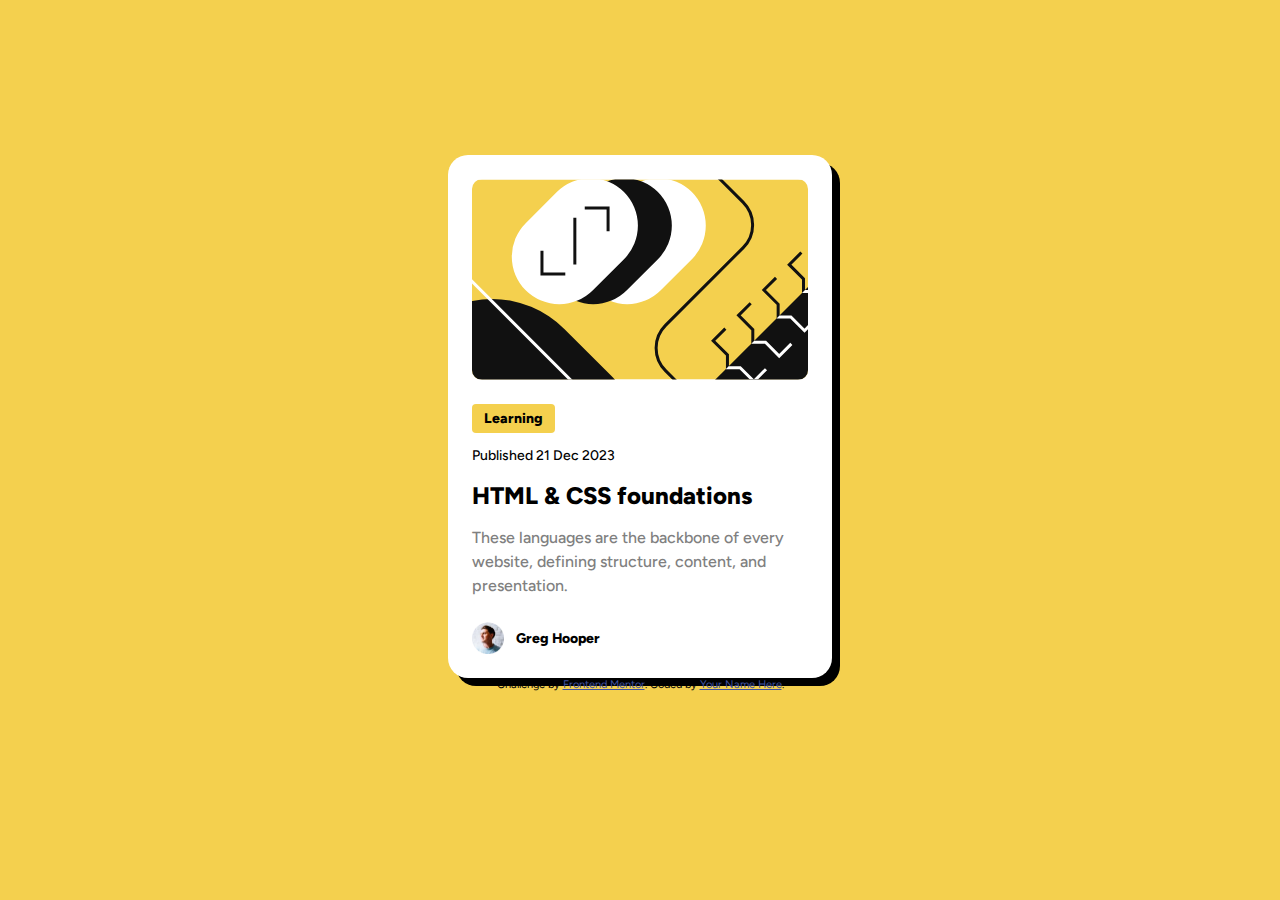
<file: blog-preview-card-main/index.html>
<!DOCTYPE html>
<html lang="en">
  <head>
    <meta charset="UTF-8" />
    <meta name="viewport" content="width=device-width, initial-scale=1.0" />
    <!-- displays site properly based on user's device -->
    <link rel="preconnect" href="https://fonts.googleapis.com">
<link rel="preconnect" href="https://fonts.gstatic.com" crossorigin>
<link href="https://fonts.googleapis.com/css2?family=Figtree:ital,wght@0,300..900;1,300..900&display=swap" rel="stylesheet">
    <link
      rel="icon"
      type="image/png"
      sizes="32x32"
      href="./assets/images/favicon-32x32.png"
    />
    <link rel="stylesheet" href="style.css" />

    <title>Frontend Mentor | Blog preview card</title>
  </head>
  <body>
    <div class="main-container">
      <img class="blog-image" src="./assets/images/illustration-article.svg" alt="blog image">
      <div class="content-container">
        <div class="learning">Learning</div>
      <div class="published"">Published 21 Dec 2023</div>
      <h1 class="heading"> HTML & CSS foundations</h1>
      <p class="description"> These languages are the backbone of every website, defining structure, content, and presentation.
    </p>
      </div>
  <div class="author"> <img class="author-pic" src="./assets/images/image-avatar.webp" alt=""> <h6 class="author-name">Greg Hooper</h6></div>
    </div>

    <div class="attribution">
      Challenge by
      <a href="https://www.frontendmentor.io?ref=challenge" target="_blank"
        >Frontend Mentor</a
      >. Coded by <a href="#">Your Name Here</a>.
    </div>
  </body>
</html>
</file>
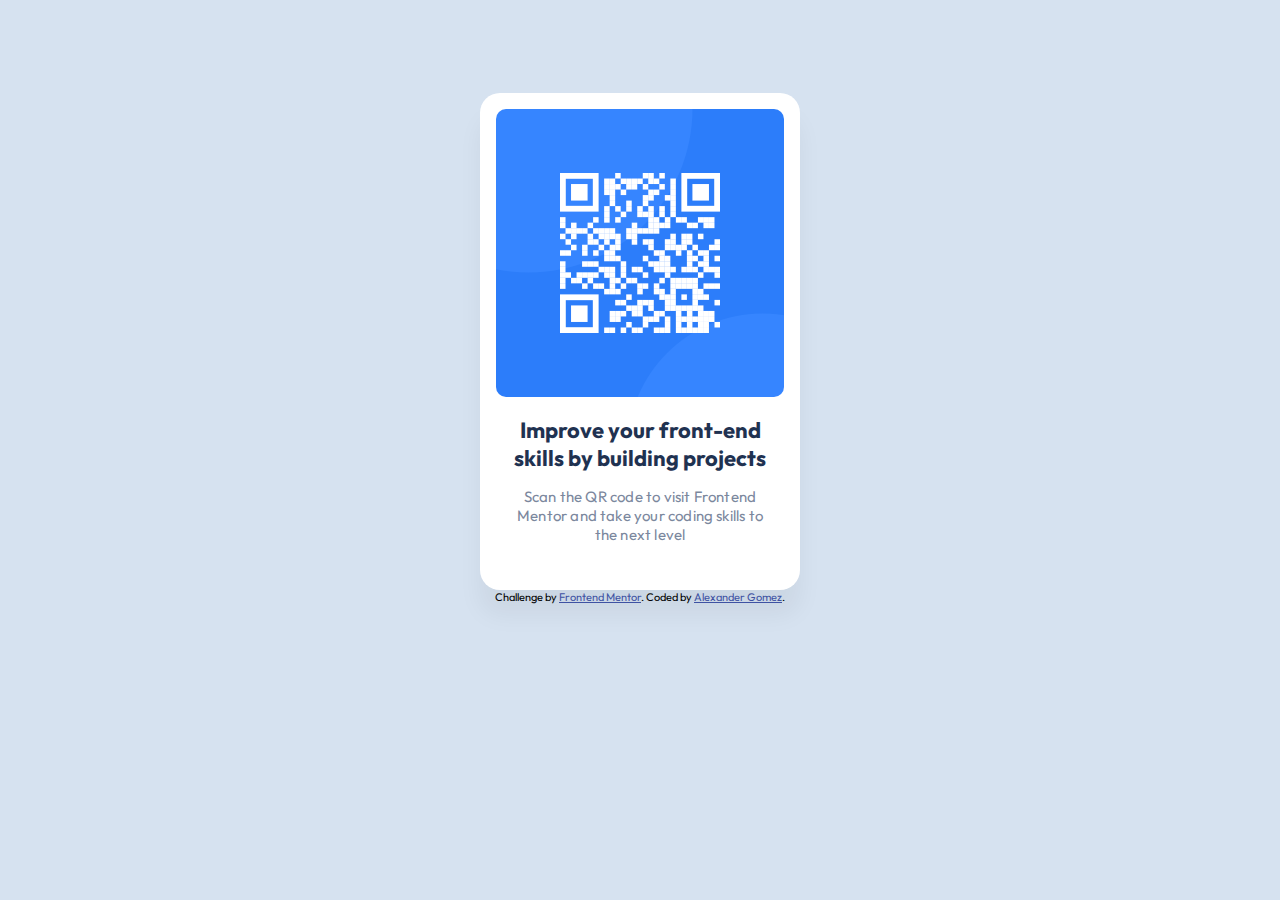
<file: qr-code-component-main/index.html>
<!DOCTYPE html>
<html lang="en">
  <head>
    <meta charset="UTF-8" />
    <meta name="viewport" content="width=device-width, initial-scale=1.0" />
    <!-- displays site properly based on user's device -->
    <link rel="preconnect" href="https://fonts.googleapis.com" />
    <link rel="preconnect" href="https://fonts.gstatic.com" crossorigin />
    <link
      href="https://fonts.googleapis.com/css2?family=Outfit&display=swap"
      rel="stylesheet"
    />
    <link
      rel="icon"
      type="image/png"
      sizes="32x32"
      href="./images/favicon-32x32.png"
    />
    <link rel="stylesheet" href="style.css" />

    <title>Frontend Mentor | QR code component</title>
  </head>
  <body>
    <div class="main-container">
      <img src="./images/image-qr-code.png" alt="qr code to front-end mentor" />
      <div class="text-container">
        <h1>Improve your front-end skills by building projects</h1>
        <p>
          Scan the QR code to visit Frontend Mentor and take your coding skills
          to the next level
        </p>
      </div>
    </div>

    <div class="attribution">
      Challenge by
      <a href="https://www.frontendmentor.io?ref=challenge" target="_blank"
        >Frontend Mentor</a
      >. Coded by <a href="#">Alexander Gomez</a>.
    </div>
  </body>
</html>
</file>
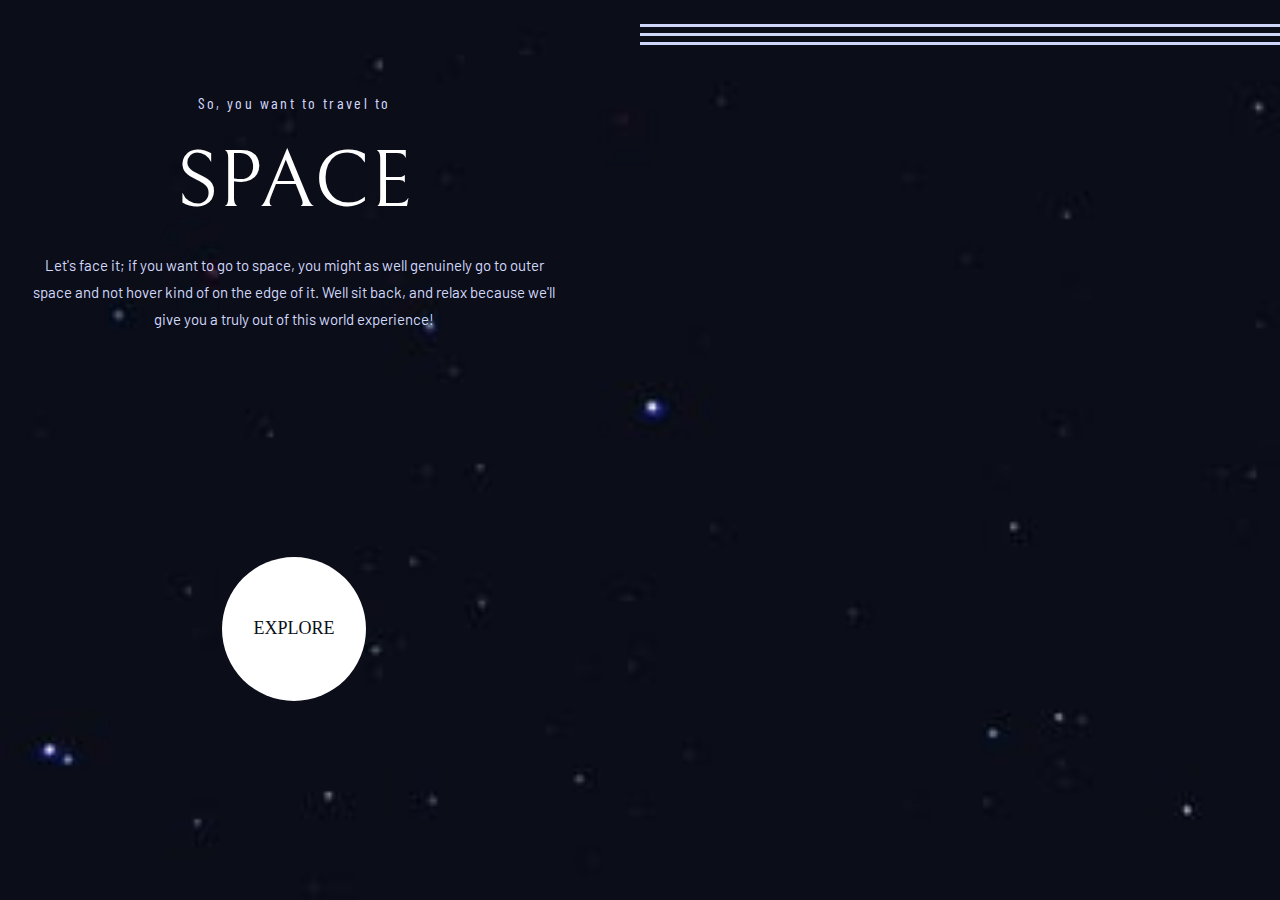
<file: space-tourism-website-main/starter-code/index.html>
<!DOCTYPE html>
<html lang="en">
  <head>
    <meta charset="UTF-8" />
    <meta name="viewport" content="width=device-width, initial-scale=1.0" />
    <link rel="stylesheet" href="styles/index-style.css" />
    <link rel="preconnect" href="https://fonts.googleapis.com" />
    <link rel="preconnect" href="https://fonts.gstatic.com" crossorigin />
    <link
      href="https://fonts.googleapis.com/css2?family=Barlow+Condensed:ital,wght@0,100;0,200;0,300;0,400;0,500;0,600;0,700;0,800;0,900;1,100;1,200;1,300;1,400;1,500;1,600;1,700;1,800;1,900&display=swap"
      rel="stylesheet"
    />
    <link
      href="https://fonts.googleapis.com/css2?family=Bellefair&display=swap"
      rel="stylesheet"
    />
    <link
      href="https://fonts.googleapis.com/css2?family=Barlow:ital,wght@0,100;0,200;0,300;0,400;0,500;0,600;0,700;0,800;0,900;1,100;1,200;1,300;1,400;1,500;1,600;1,700;1,800;1,900&display=swap"
      rel="stylesheet"
    />
    <link
      rel="icon"
      type="image/png"
      sizes="32x32"
      href="./assets/favicon-32x32.png"
    />

    <title>Frontend Mentor | Space tourism website</title>
  </head>
  <body>
    <nav>
      <div class="logo">
        <!-- <img class="logo-img" src="assets/shared/logo.svg" alt="" /> -->
      </div>
      <div class="hamburg-menu">
        <img src="assets/shared/icon-hamburger.svg" alt="" />
      </div>
      <!-- <a href="">00 Home</a>
      <a href="">01 Destination</a>
      <a href="">02 Crew</a>
      <a href="">03 Technology</a> -->
    </nav>
    <div class="main-content">
      <div class="hero">
        <div class="texts">
          <p class="heading1">So, you want to travel to</p>
          <h1 class="heading2">Space</h1>
          <p class="description">
            Let's face it; if you want to go to space, you might as well
            genuinely go to outer space and not hover kind of on the edge of it.
            Well sit back, and relax because we'll give you a truly out of this
            world experience!
          </p>
        </div>
        <div class="btnContainer">
          <div class="circle">Explore</div>
        </div>
      </div>
    </div>
  </body>
  <script src="app.js"></script>
</html>
</file>
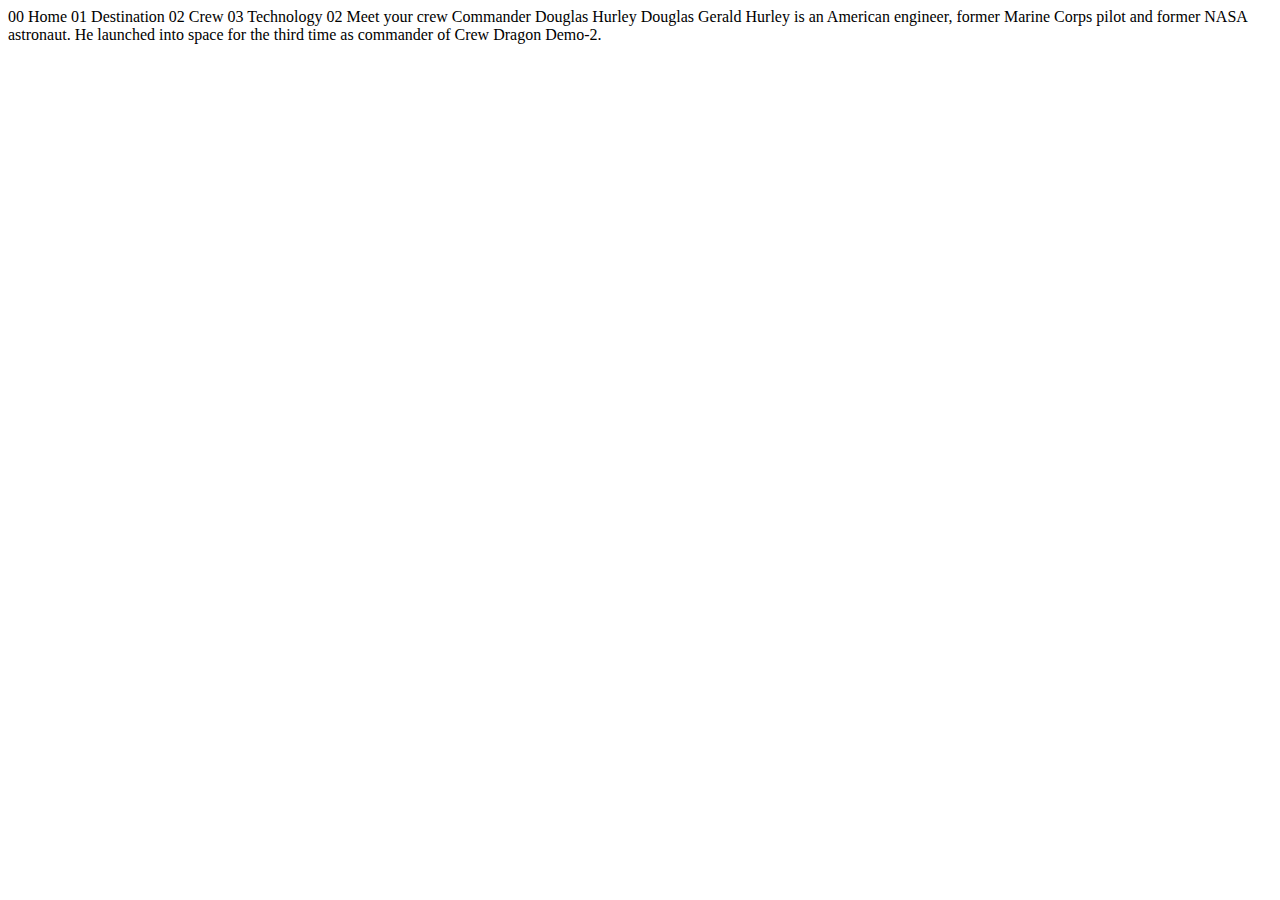
<file: space-tourism-website-main/starter-code/crew-commander.html>
<!DOCTYPE html>
<html lang="en">
<head>
  <meta charset="UTF-8">
  <meta name="viewport" content="width=device-width, initial-scale=1.0">

  <link rel="icon" type="image/png" sizes="32x32" href="./assets/favicon-32x32.png">
  
  <title>Frontend Mentor | Space tourism website</title>
</head>
<body>

  00 Home
  01 Destination
  02 Crew
  03 Technology

  02 Meet your crew

  Commander
  Douglas Hurley

  Douglas Gerald Hurley is an American engineer, former Marine Corps pilot 
  and former NASA astronaut. He launched into space for the third time as 
  commander of Crew Dragon Demo-2.
</body>
</html>
</file>
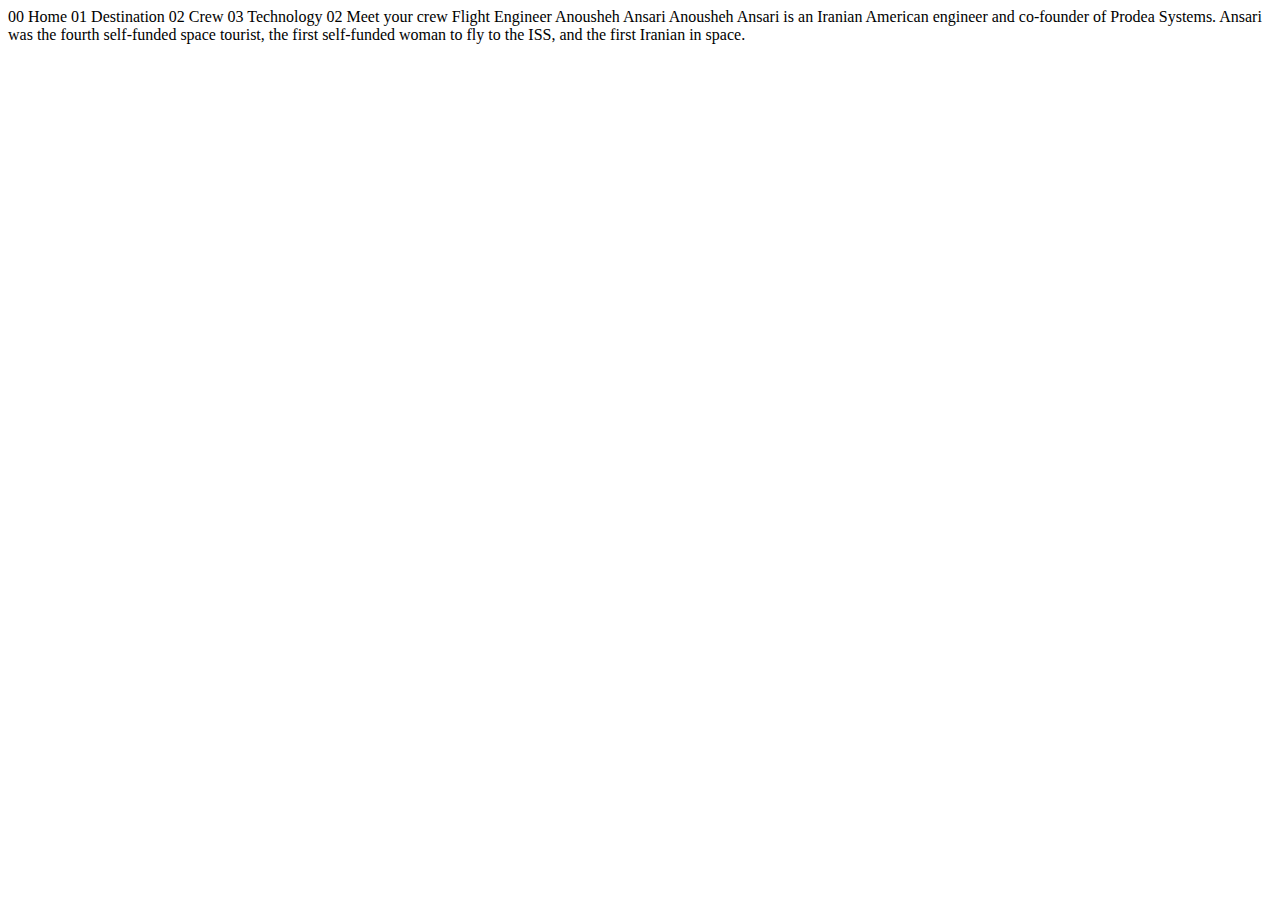
<file: space-tourism-website-main/starter-code/crew-engineer.html>
<!DOCTYPE html>
<html lang="en">
<head>
  <meta charset="UTF-8">
  <meta name="viewport" content="width=device-width, initial-scale=1.0">

  <link rel="icon" type="image/png" sizes="32x32" href="./assets/favicon-32x32.png">
  
  <title>Frontend Mentor | Space tourism website</title>
</head>
<body>

  00 Home
  01 Destination
  02 Crew
  03 Technology

  02 Meet your crew

  Flight Engineer
  Anousheh Ansari

  Anousheh Ansari is an Iranian American engineer and co-founder of Prodea Systems. 
  Ansari was the fourth self-funded space tourist, the first self-funded woman to 
  fly to the ISS, and the first Iranian in space. 
</body>
</html>
</file>
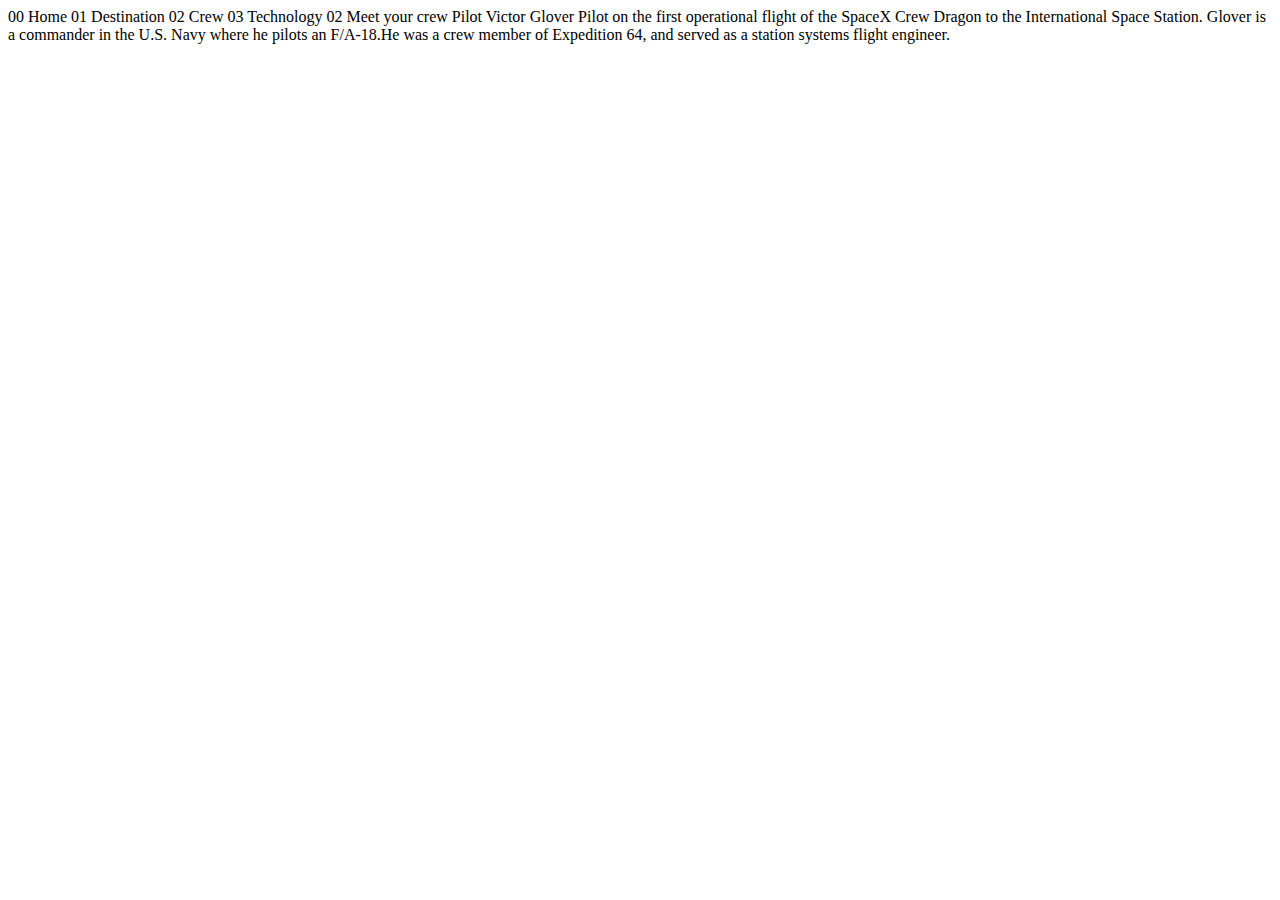
<file: space-tourism-website-main/starter-code/crew-pilot.html>
<!DOCTYPE html>
<html lang="en">
<head>
  <meta charset="UTF-8">
  <meta name="viewport" content="width=device-width, initial-scale=1.0">

  <link rel="icon" type="image/png" sizes="32x32" href="./assets/favicon-32x32.png">
  
  <title>Frontend Mentor | Space tourism website</title>
</head>
<body>

  00 Home
  01 Destination
  02 Crew
  03 Technology

  02 Meet your crew

  Pilot
  Victor Glover

  Pilot on the first operational flight of the SpaceX Crew Dragon to the 
  International Space Station. Glover is a commander in the U.S. Navy where 
  he pilots an F/A-18.He was a crew member of Expedition 64, and served as a 
  station systems flight engineer. 
</body>
</html>
</file>
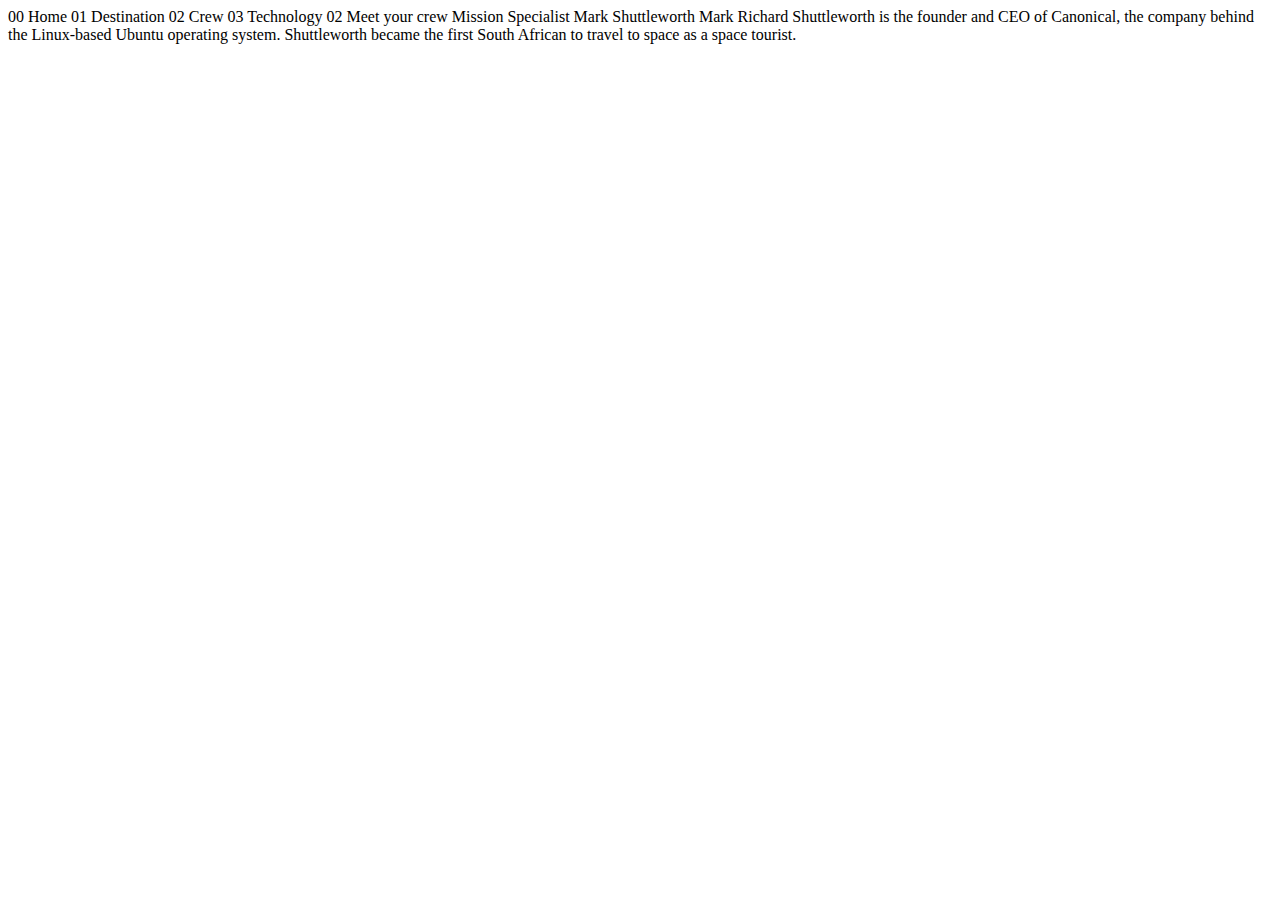
<file: space-tourism-website-main/starter-code/crew-specialist.html>
<!DOCTYPE html>
<html lang="en">
<head>
  <meta charset="UTF-8">
  <meta name="viewport" content="width=device-width, initial-scale=1.0">

  <link rel="icon" type="image/png" sizes="32x32" href="./assets/favicon-32x32.png">
  
  <title>Frontend Mentor | Space tourism website</title>
</head>
<body>

  00 Home
  01 Destination
  02 Crew
  03 Technology

  02 Meet your crew

  Mission Specialist
  Mark Shuttleworth

  Mark Richard Shuttleworth is the founder and CEO of Canonical, the company behind 
  the Linux-based Ubuntu operating system. Shuttleworth became the first South 
  African to travel to space as a space tourist.
</body>
</html>
</file>
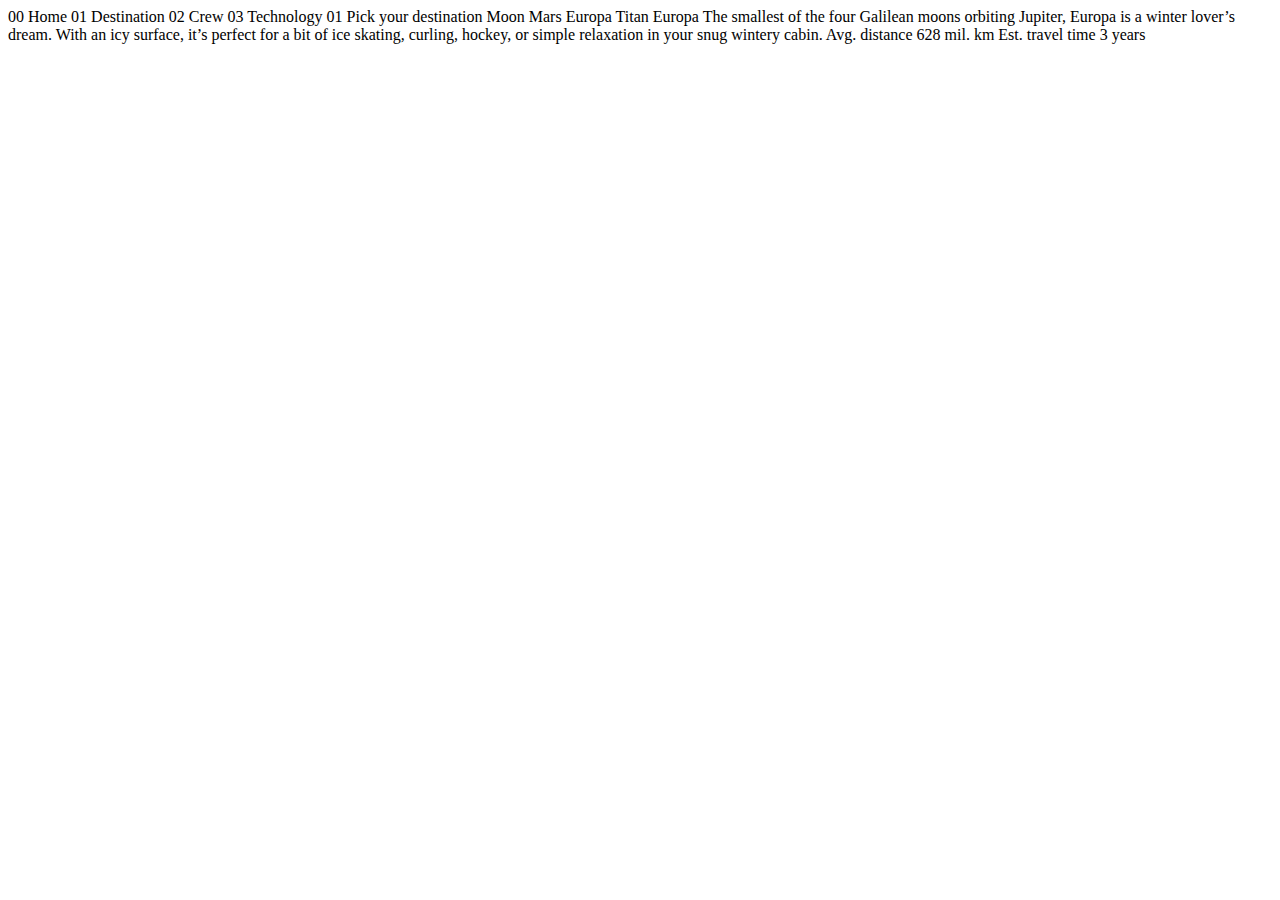
<file: space-tourism-website-main/starter-code/destination-europa.html>
<!DOCTYPE html>
<html lang="en">
<head>
  <meta charset="UTF-8">
  <meta name="viewport" content="width=device-width, initial-scale=1.0">

  <link rel="icon" type="image/png" sizes="32x32" href="./assets/favicon-32x32.png">
  
  <title>Frontend Mentor | Space tourism website</title>
</head>
<body>

  00 Home
  01 Destination
  02 Crew
  03 Technology

  01 Pick your destination

  Moon
  Mars
  Europa
  Titan

  Europa

  The smallest of the four Galilean moons orbiting Jupiter, Europa is a 
  winter lover’s dream. With an icy surface, it’s perfect for a bit of 
  ice skating, curling, hockey, or simple relaxation in your snug 
  wintery cabin.

  Avg. distance
  628 mil. km

  Est. travel time
  3 years
</body>
</html>
</file>
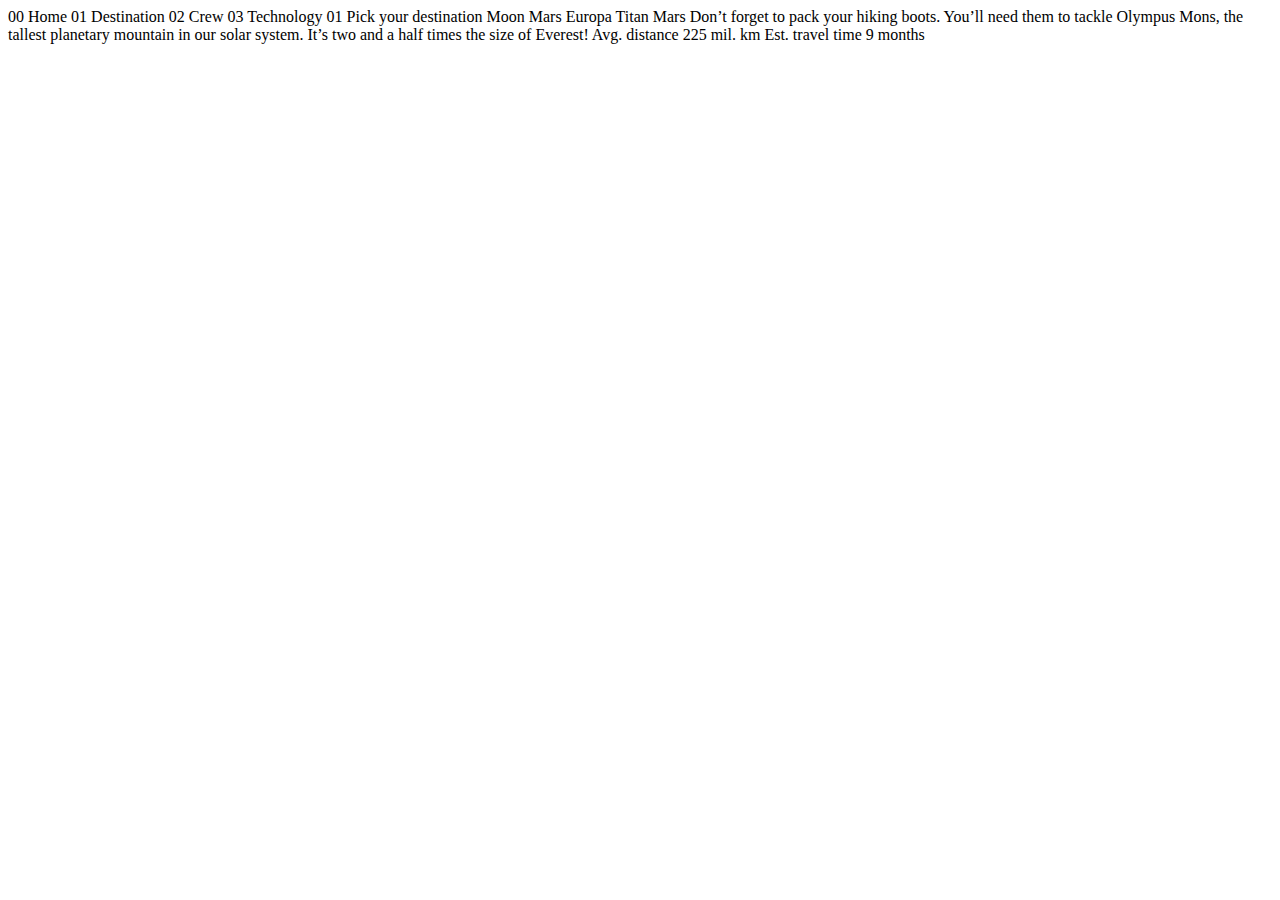
<file: space-tourism-website-main/starter-code/destination-mars.html>
<!DOCTYPE html>
<html lang="en">
<head>
  <meta charset="UTF-8">
  <meta name="viewport" content="width=device-width, initial-scale=1.0">

  <link rel="icon" type="image/png" sizes="32x32" href="./assets/favicon-32x32.png">
  
  <title>Frontend Mentor | Space tourism website</title>
</head>
<body>

  00 Home
  01 Destination
  02 Crew
  03 Technology

  01 Pick your destination

  Moon
  Mars
  Europa
  Titan

  Mars

  Don’t forget to pack your hiking boots. You’ll need them to tackle Olympus Mons, 
  the tallest planetary mountain in our solar system. It’s two and a half times 
  the size of Everest!

  Avg. distance
  225 mil. km

  Est. travel time
  9 months
</body>
</html>
</file>
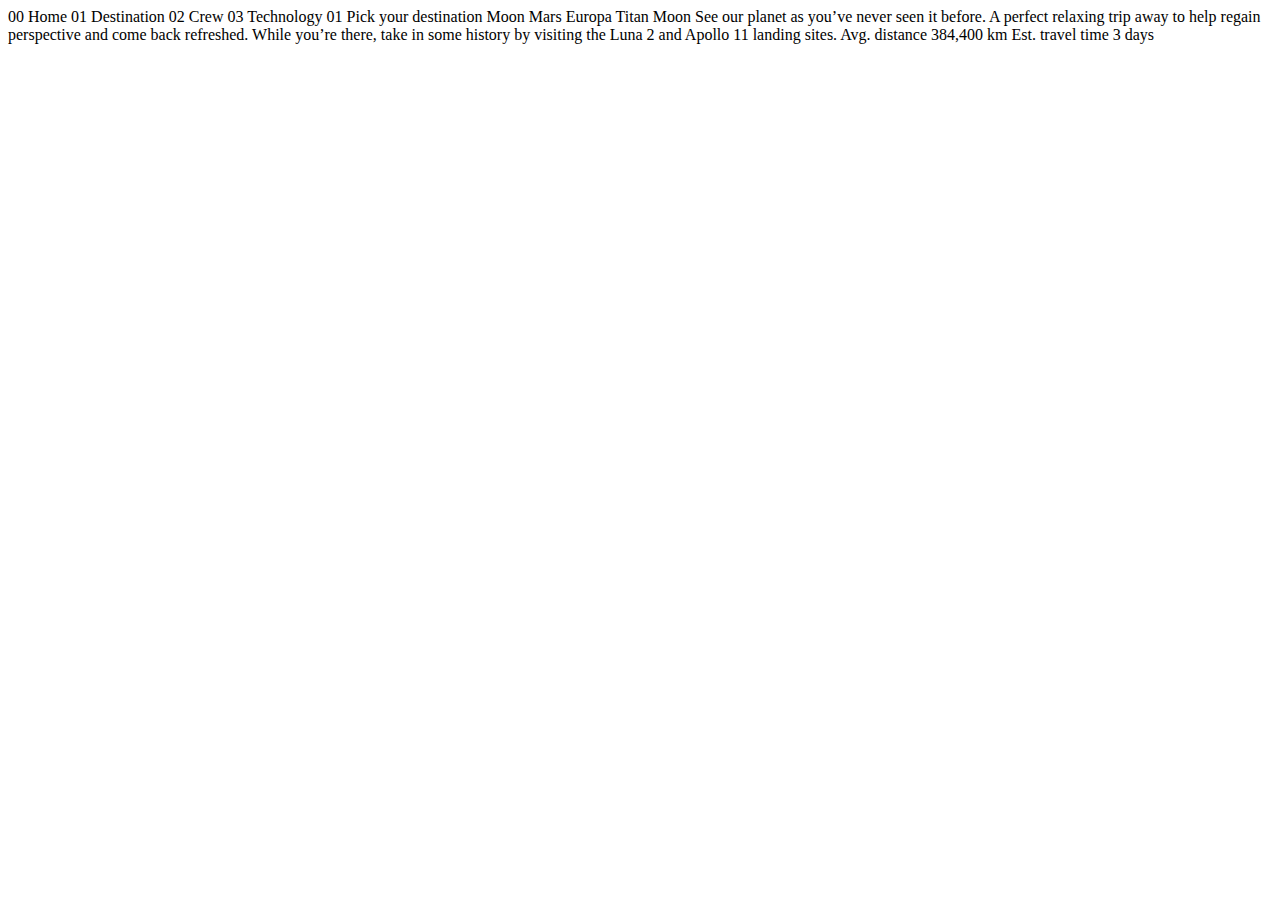
<file: space-tourism-website-main/starter-code/destination-moon.html>
<!DOCTYPE html>
<html lang="en">
<head>
  <meta charset="UTF-8">
  <meta name="viewport" content="width=device-width, initial-scale=1.0">

  <link rel="icon" type="image/png" sizes="32x32" href="./assets/favicon-32x32.png">
  
  <title>Frontend Mentor | Space tourism website</title>
</head>
<body>

  00 Home
  01 Destination
  02 Crew
  03 Technology

  01 Pick your destination

  Moon
  Mars
  Europa
  Titan

  Moon

  See our planet as you’ve never seen it before. A perfect relaxing trip away to help 
  regain perspective and come back refreshed. While you’re there, take in some history 
  by visiting the Luna 2 and Apollo 11 landing sites.

  Avg. distance
  384,400 km

  Est. travel time
  3 days
</body>
</html>
</file>
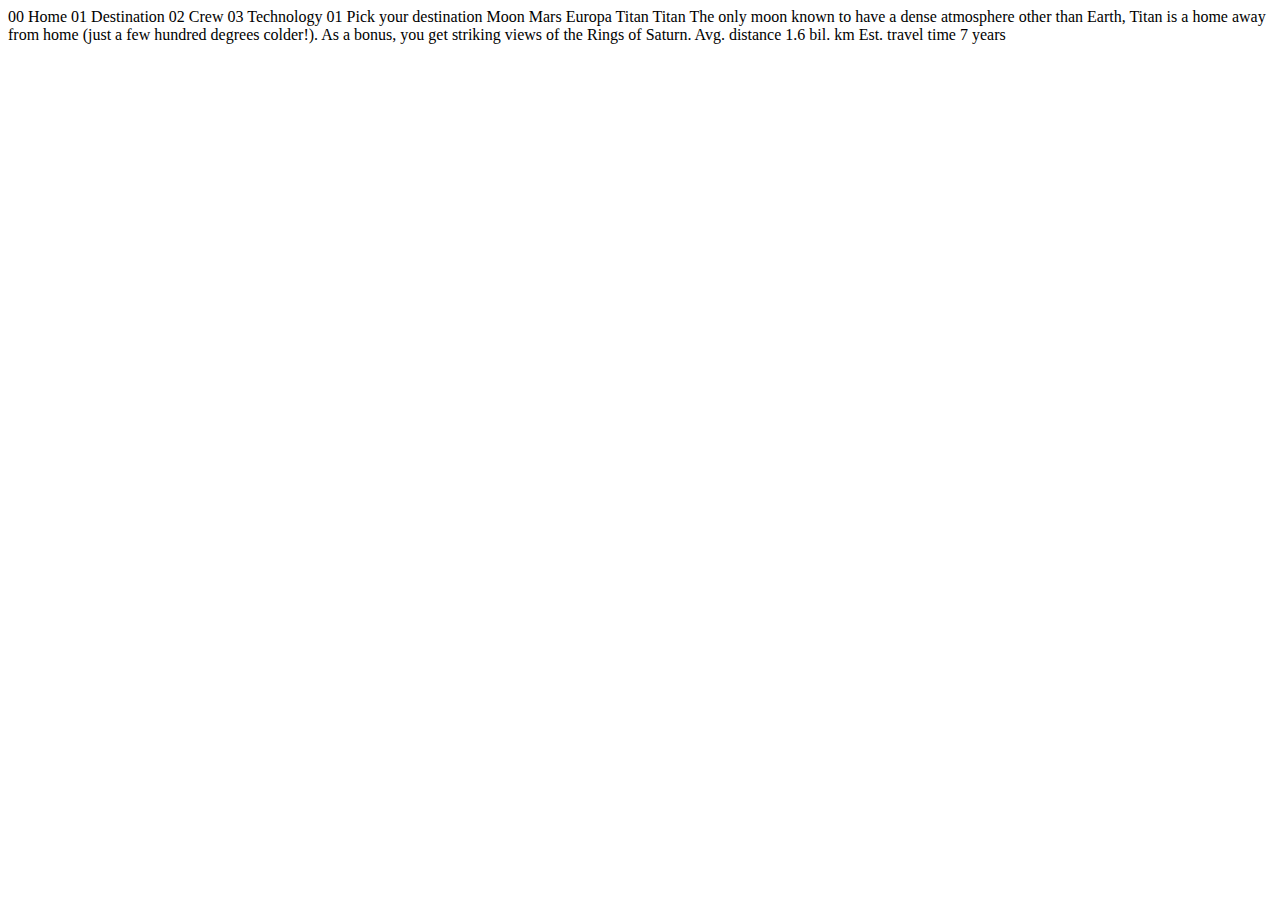
<file: space-tourism-website-main/starter-code/destination-titan.html>
<!DOCTYPE html>
<html lang="en">
<head>
  <meta charset="UTF-8">
  <meta name="viewport" content="width=device-width, initial-scale=1.0">

  <link rel="icon" type="image/png" sizes="32x32" href="./assets/favicon-32x32.png">
  
  <title>Frontend Mentor | Space tourism website</title>
</head>
<body>

  00 Home
  01 Destination
  02 Crew
  03 Technology

  01 Pick your destination

  Moon
  Mars
  Europa
  Titan

  Titan

  The only moon known to have a dense atmosphere other than Earth, Titan 
  is a home away from home (just a few hundred degrees colder!). As a 
  bonus, you get striking views of the Rings of Saturn.

  Avg. distance
  1.6 bil. km

  Est. travel time
  7 years
</body>
</html>
</file>
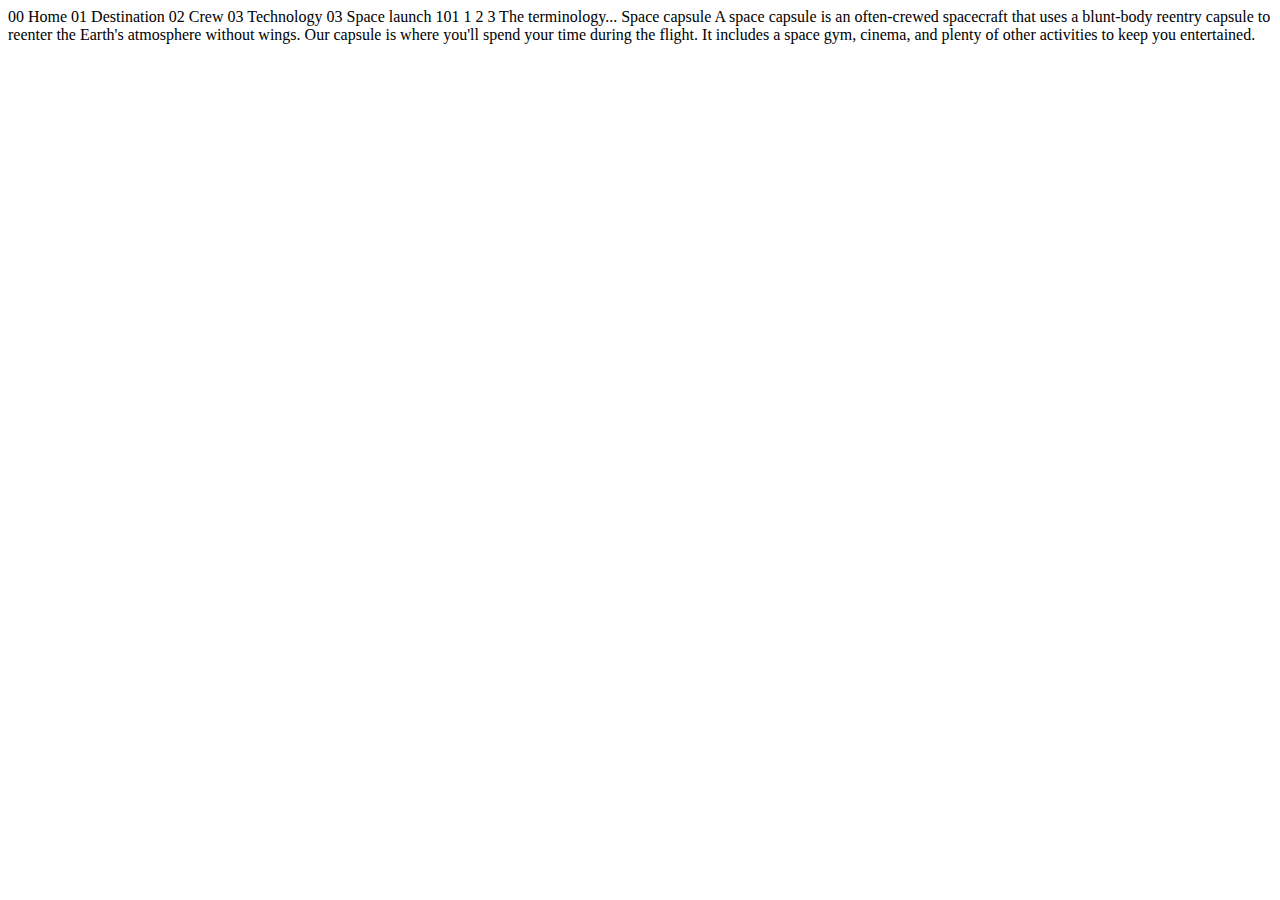
<file: space-tourism-website-main/starter-code/technology-capsule.html>
<!DOCTYPE html>
<html lang="en">
<head>
  <meta charset="UTF-8">
  <meta name="viewport" content="width=device-width, initial-scale=1.0">

  <link rel="icon" type="image/png" sizes="32x32" href="./assets/favicon-32x32.png">
  
  <title>Frontend Mentor | Space tourism website</title>
</head>
<body>

  00 Home
  01 Destination
  02 Crew
  03 Technology

  03 Space launch 101

  1
  2
  3

  The terminology...
  Space capsule

  A space capsule is an often-crewed spacecraft that uses a blunt-body reentry 
  capsule to reenter the Earth's atmosphere without wings. Our capsule is where 
  you'll spend your time during the flight. It includes a space gym, cinema, 
  and plenty of other activities to keep you entertained.
</body>
</html>
</file>
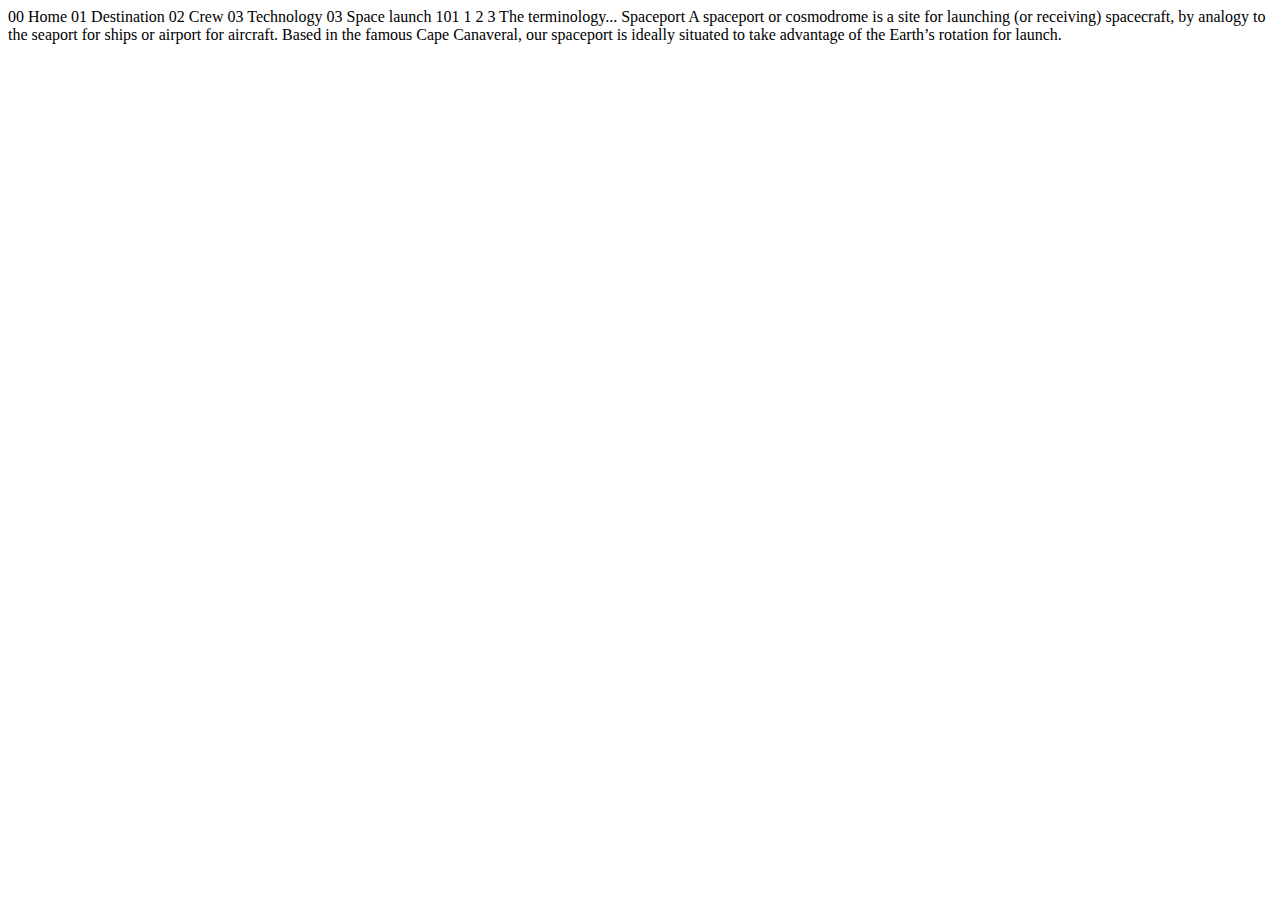
<file: space-tourism-website-main/starter-code/technology-spaceport.html>
<!DOCTYPE html>
<html lang="en">
<head>
  <meta charset="UTF-8">
  <meta name="viewport" content="width=device-width, initial-scale=1.0">

  <link rel="icon" type="image/png" sizes="32x32" href="./assets/favicon-32x32.png">
  
  <title>Frontend Mentor | Space tourism website</title>
</head>
<body>

  00 Home
  01 Destination
  02 Crew
  03 Technology

  03 Space launch 101

  1
  2
  3

  The terminology...
  Spaceport

  A spaceport or cosmodrome is a site for launching (or receiving) spacecraft, 
  by analogy to the seaport for ships or airport for aircraft. Based in the 
  famous Cape Canaveral, our spaceport is ideally situated to take advantage 
  of the Earth’s rotation for launch.
</body>
</html>
</file>
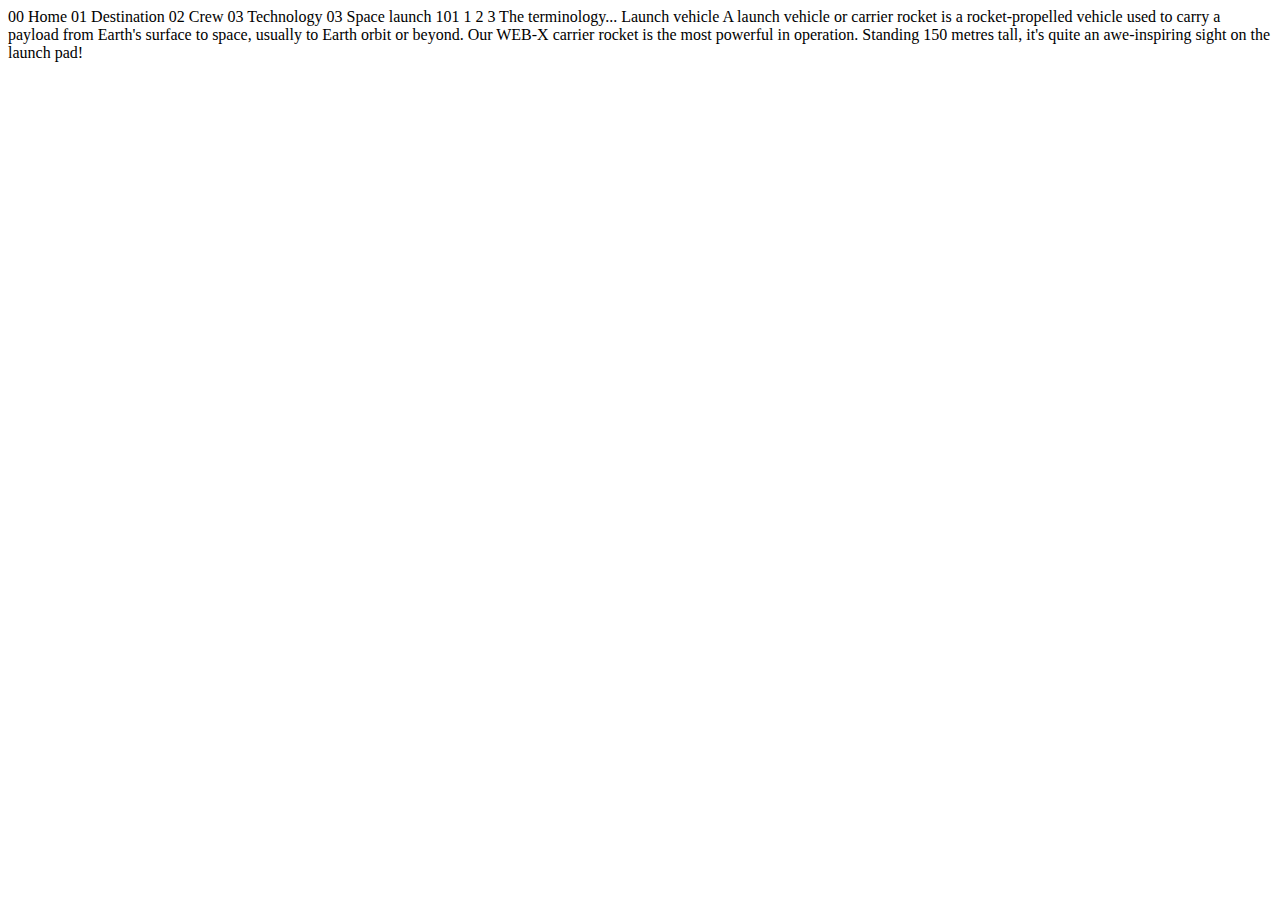
<file: space-tourism-website-main/starter-code/technology-vehicle.html>
<!DOCTYPE html>
<html lang="en">
<head>
  <meta charset="UTF-8">
  <meta name="viewport" content="width=device-width, initial-scale=1.0">

  <link rel="icon" type="image/png" sizes="32x32" href="./assets/favicon-32x32.png">
  
  <title>Frontend Mentor | Space tourism website</title>
</head>
<body>

  00 Home
  01 Destination
  02 Crew
  03 Technology

  03 Space launch 101

  1
  2
  3

  The terminology...
  Launch vehicle

  A launch vehicle or carrier rocket is a rocket-propelled vehicle used to carry a 
  payload from Earth's surface to space, usually to Earth orbit or beyond. Our 
  WEB-X carrier rocket is the most powerful in operation. Standing 150 metres tall, 
  it's quite an awe-inspiring sight on the launch pad!
</body>
</html>
</file>
<file: blog-preview-card-main/style.css>
:root{
    --primary: hsl(47, 88%, 63%);
    --white: hsl(0, 0%, 100%);
    --grey: hsl(0, 0%, 50%);
    --black: Black: hsl(0, 0%, 7%)
}

*{
    margin: 0;
    padding: 0;
}

body{
    display: flex;
    padding: 155px 24px;
    flex-direction: column;
    justify-content: center;
    align-items: center;
    background-color: var(--primary);
    font-family: "Figtree";
}

.main-container{
    width: 279px;
    padding: 24px;
    background-color: var(--white);
    display: flex;
    flex-direction: column;
    align-items: flex-start;
    border-radius: 20px;
    gap: 24px;
    border: 1px solid var(--black) ;
    box-shadow: 8px 8px 0px 0px #000;
}

.content-container{
    display: flex;
    flex-direction: column;
    align-items: flex-start;
    gap: 12px;
    align-self: stretch;
    color: var(--black);
    font-weight: 800;

}

.learning{
    gap: 8px;
    padding: 4px 12px;
    display: flex;
    justify-content: center;
    align-items: center;
    border-radius: 4px;
    background-color: var(--primary);
    font-size: 12px;
    font-weight: 800;
    line-height: 150%;
}

.blog-image{
    display: flex;
    align-items: center;
    align-self: stretch;
    border-radius: 10px;
}


.published{
    font-size : 12px;
    font-weight: 500;
    line-height: 150%;
}

.heading{
    font-size: 20px;
    font-weight: 800;
    align-self: stretch;
    line-height: 150%;
}

.description{
    color: var(--grey);
    font-size: 14px;
    font-weight: 500;
    line-height: 150%;
}

.author{
    display: flex;
    align-items: center;
    gap: 12px;
}

.author-pic{
    height: 32px;
    width: 32px;
}

.attribution {
  font-size: 11px;
  text-align: center;
}
.attribution a {
  color: hsl(228, 45%, 44%);
}

.author-name{
    font-size: 14px;
    font-weight: 800;
    line-height: 150%;
}

.heading:hover{
    color: var(--primary);
}

@media (min-width: 376px ){
    .main-container{
        width: 336px;
    }
    .learning{
        font-size: 14px;
        line-height: 150%;
    }
    .published{
        font-size: 14px;
        line-height: 150%;
    }
    .heading{
        font-size: 24px;
        line-height: 150%;
    }
    .description{
        font-size: 16px;
        line-height: 150%;
    }
}
</file>
<file: qr-code-component-main/style.css>
:root {
  --white: hsl(0, 0%, 100%);
  --light-grey: hsl(212, 45%, 89%);
  --grayish-blue: hsl(220, 15%, 55%);
  --dark-blue: hsl(218, 44%, 22%);
}
body {
  display: flex;
  justify-content: center;
  align-items: center;
  flex-direction: column;
  font-family: "Outfit", sans-serif;
  background-color: var(--light-grey);
  padding: 85px;
}
.main-container {
  padding: 16px;
  text-align: center;
  flex-shrink: 0;
  border-radius: 20px;
  background-color: var(--white);
  box-shadow: 0px 25px 25px 0px rgba(0, 0, 0, 0.05);
  width: 288px;
  height: 465px;
}
.attribution {
  font-size: 11px;
  text-align: center;
}
.attribution a {
  color: hsl(228, 45%, 44%);
}

img {
  width: 288px;
  height: 288px;
  flex-shrink: 0;
  border-radius: 10px;
}

h1 {
  color: var(--dark-blue);
  font-size: 22px;
  font-weight: 700;
}

p {
  color: var(--grayish-blue);
  font-size: 15px;
  font-weight: 400;
  letter-spacing: 0.188px;
}

.text-container {
  padding: 0px 16px;
}
</file>
<file: space-tourism-website-main/starter-code/styles/index-style.css>
* {
  margin: 0;
  padding: 0;
}

:root {
  --dark-navy: hsl(230, 35%, 7%);
  --light-blue: hsl(231, 77%, 90%);
  --white: hsl(0, 0%, 100%);
}

body {
  display: flex;
  flex-direction: column;
  align-items: flex-start;
  background-image: url("../assets/home/background-home-mobile.jpg");
  background-repeat: no-repeat;
  width: 100%;
  background-size: cover;
  height: 100vh;
}

nav {
  display: flex;
  padding: 24px 0px;
  align-items: center;
  align-self: stretch;
  min-width: 100%;
}

.logo {
  display: flex;
  align-items: center;
  gap: 64px;
  flex: 1 0 0;
  padding-left: 24px;
}

.logo-img {
  width: 40px;
  height: 40px;
}

.hamburg-menu {
  display: flex;
  padding-right: 24px;
  flex-direction: column;
  justify-content: center;
  align-items: flex-end;
  gap: 8px;
  flex: 1 0 0;
  align-self: stretch;
  background-image: url("../assets/shared/icon-hamburger.svg");
  background-size: contain;
}

.main-content {
  display: flex;
  padding: 24px;
  flex-direction: column;
  align-items: center;
  gap: 8px;
  flex: 1 0 0;
  align-self: stretch;
}
.hero {
  display: flex;
  flex-direction: column;
  justify-content: space-between;
  align-items: flex-end;
  gap: 48px;
  flex: 1 0 0;
  align-self: stretch;
}

.texts {
  display: flex;
  max-width: 540px;
  flex-direction: column;
  align-items: center;
  gap: 24px;
  align-self: stretch;
  color: var(--light-blue);
  text-align: center;
}

.heading1 {
  font-family: "Barlow Condensed";
  /* mobile/heading-xs */
  font-size: 16px;
  font-style: normal;
  font-weight: 400;
  line-height: normal;
  letter-spacing: 2.4px;
  align-self: stretch;
}

.heading2 {
  align-self: stretch;
  color: var(--white);
  text-align: center;
  font-family: "Bellefair";
  /* mobile/heading-xl */
  font-size: 80px;
  font-weight: 400;
  text-transform: uppercase;
}

.description {
  font-family: "Barlow";
  /* mobile/body */
  font-size: 15px;
  font-weight: 400;
  line-height: 180%; /* 27px */
}

.btnContainer {
  display: flex;
  max-width: 540px;
  flex-direction: column;
  justify-content: center;
  align-items: center;
  gap: 24px;
  flex: 1 0 0;
  align-self: stretch;
}

.circle {
  display: flex;
  width: 144px;
  height: 144px;
  justify-content: center;
  align-items: center;
  gap: 8px;
  border-radius: 999px;
  background: var(--white);
  color: var(--dark-navy);
  font-family: "Bellfair";
  font-size: 18px;
  font-weight: 400;
  text-transform: uppercase;
}

.circle:hover {
  border: 88px solid rgba(255, 255, 255, 0.1);
  border-radius: 999px;
  background-color: var(--white);
}
</file>
